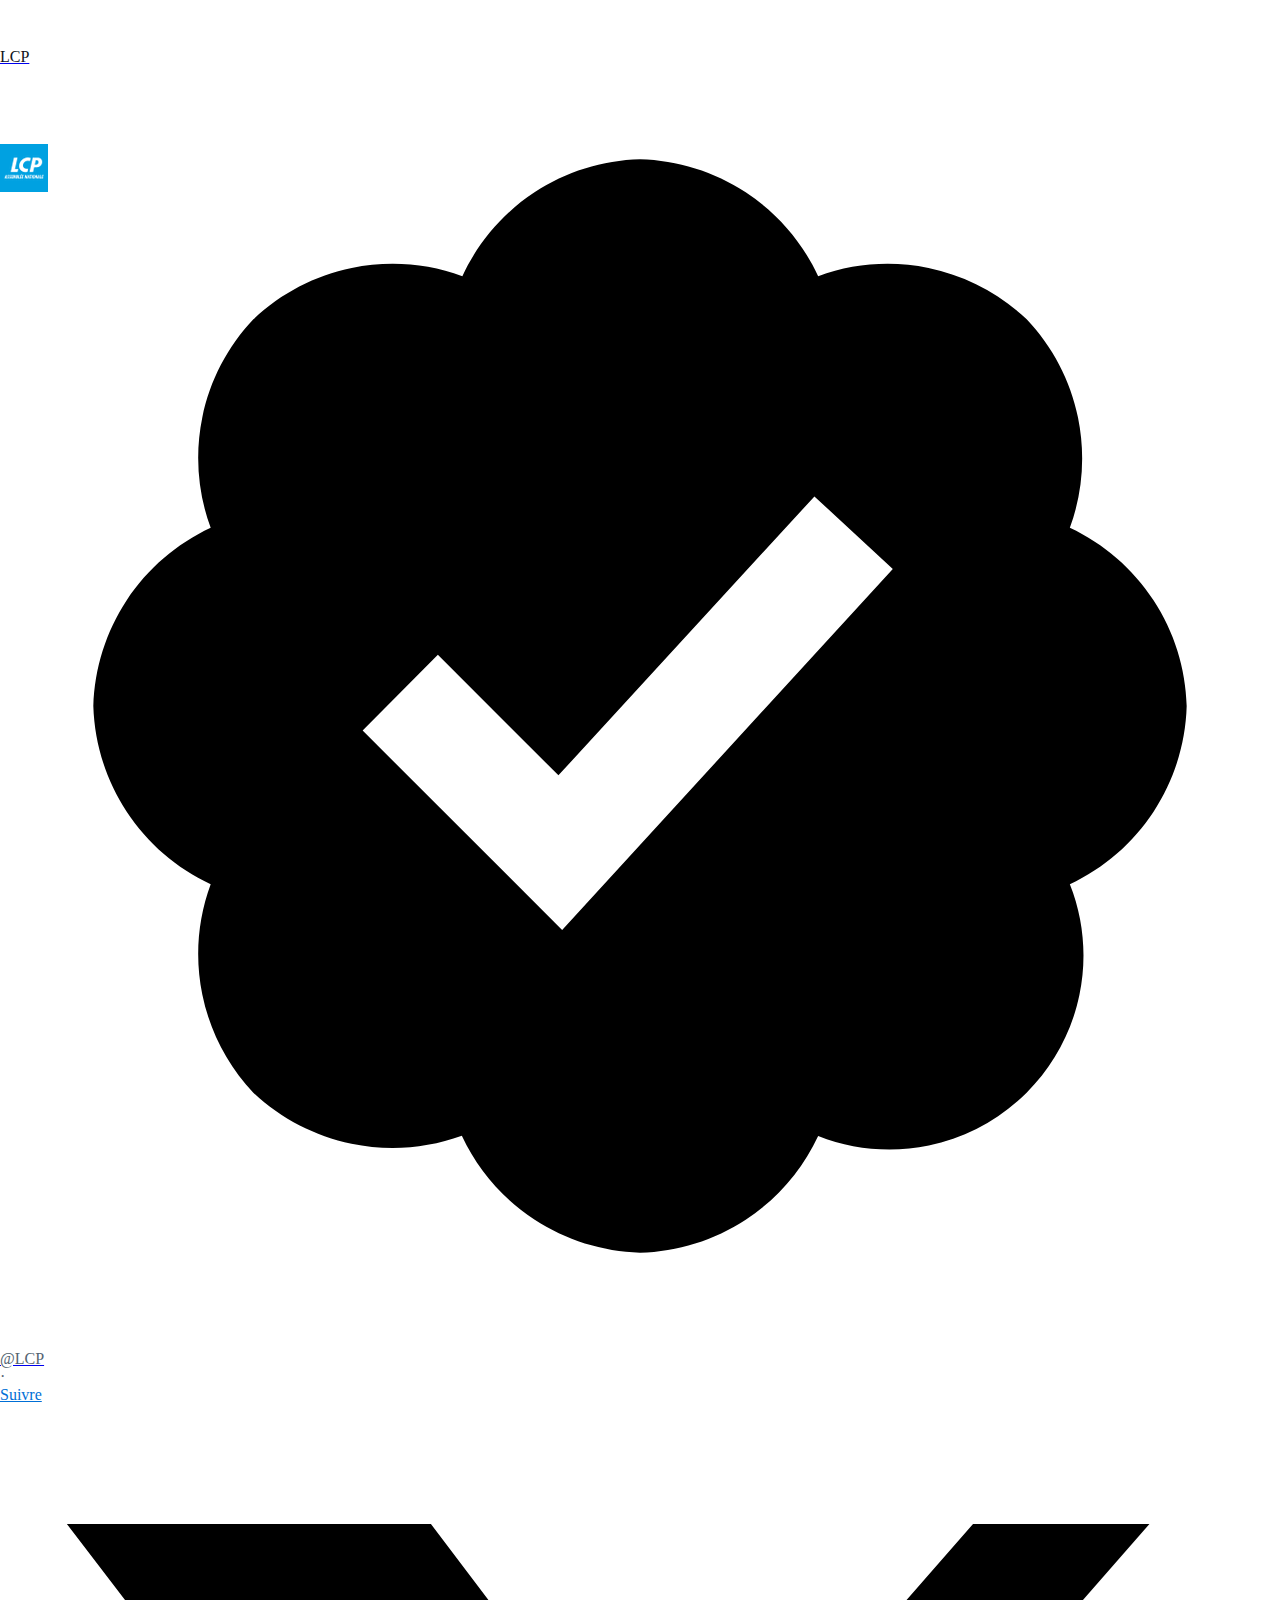
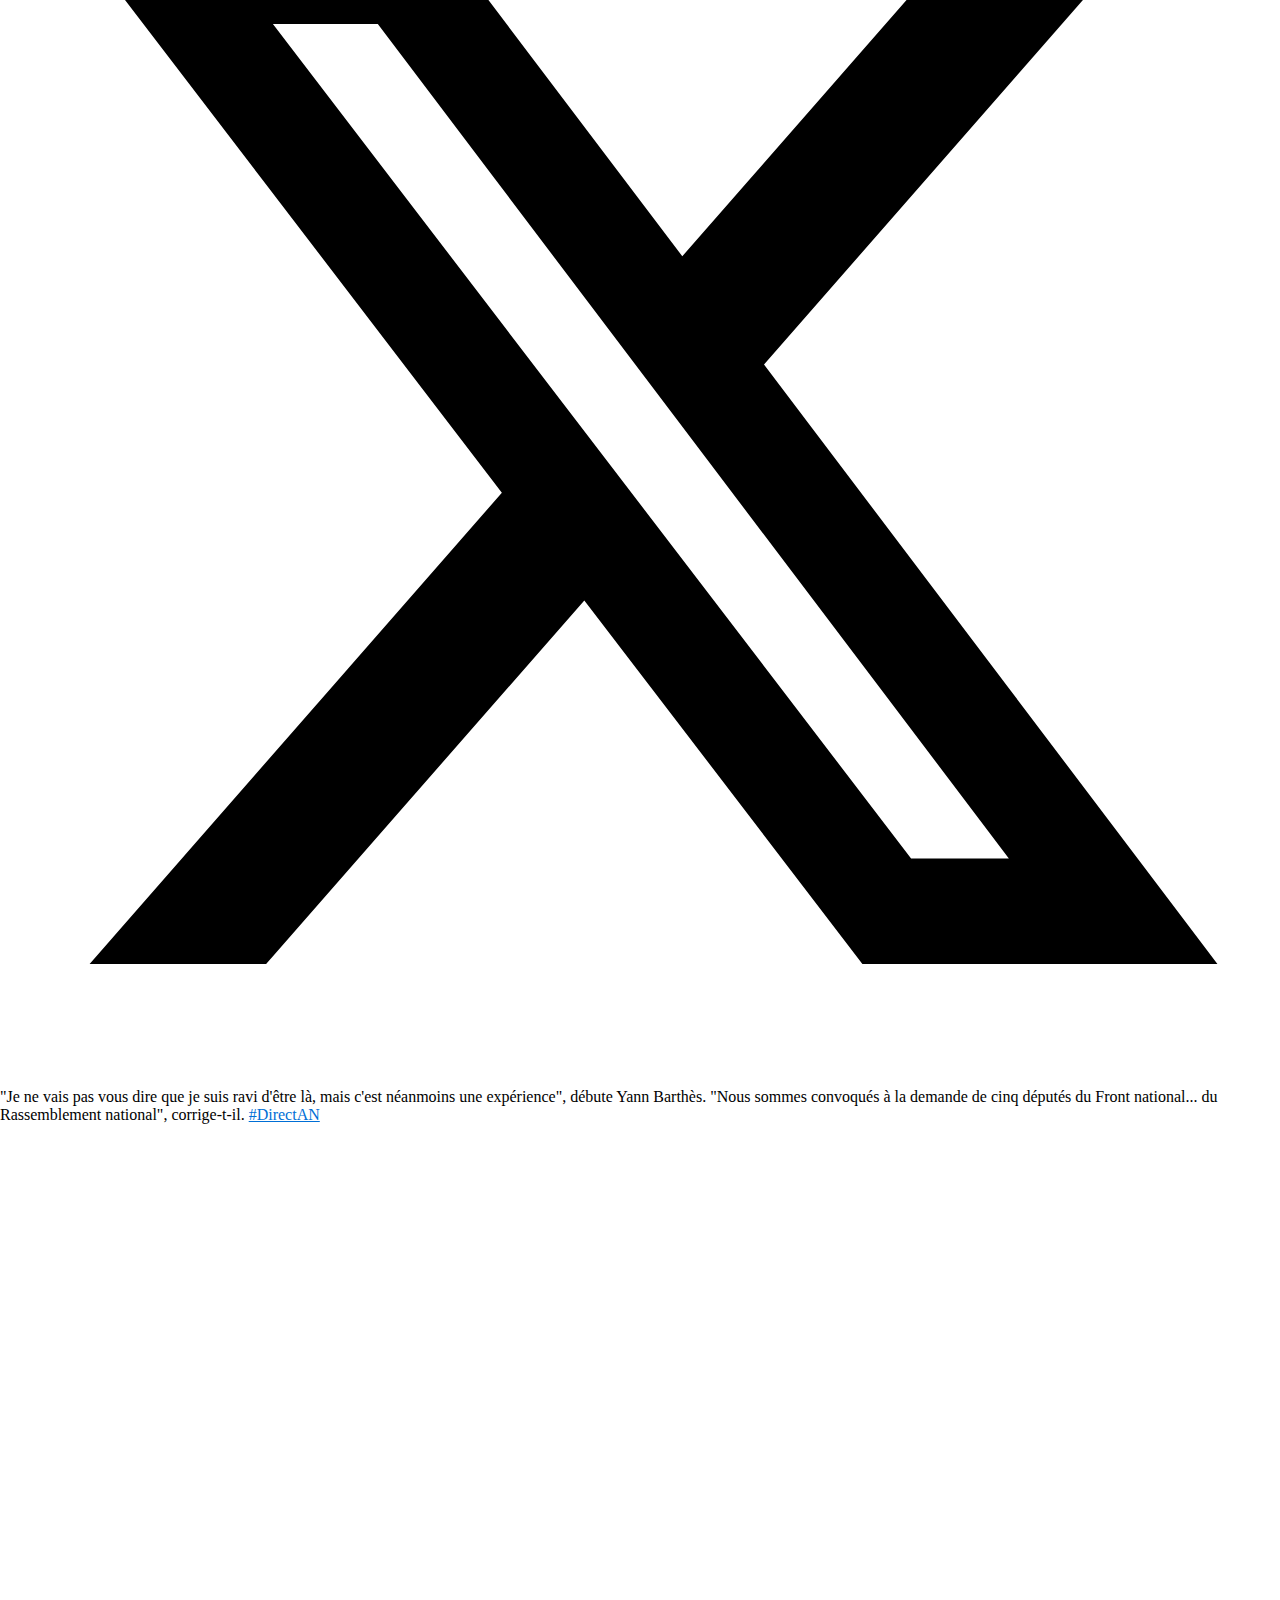
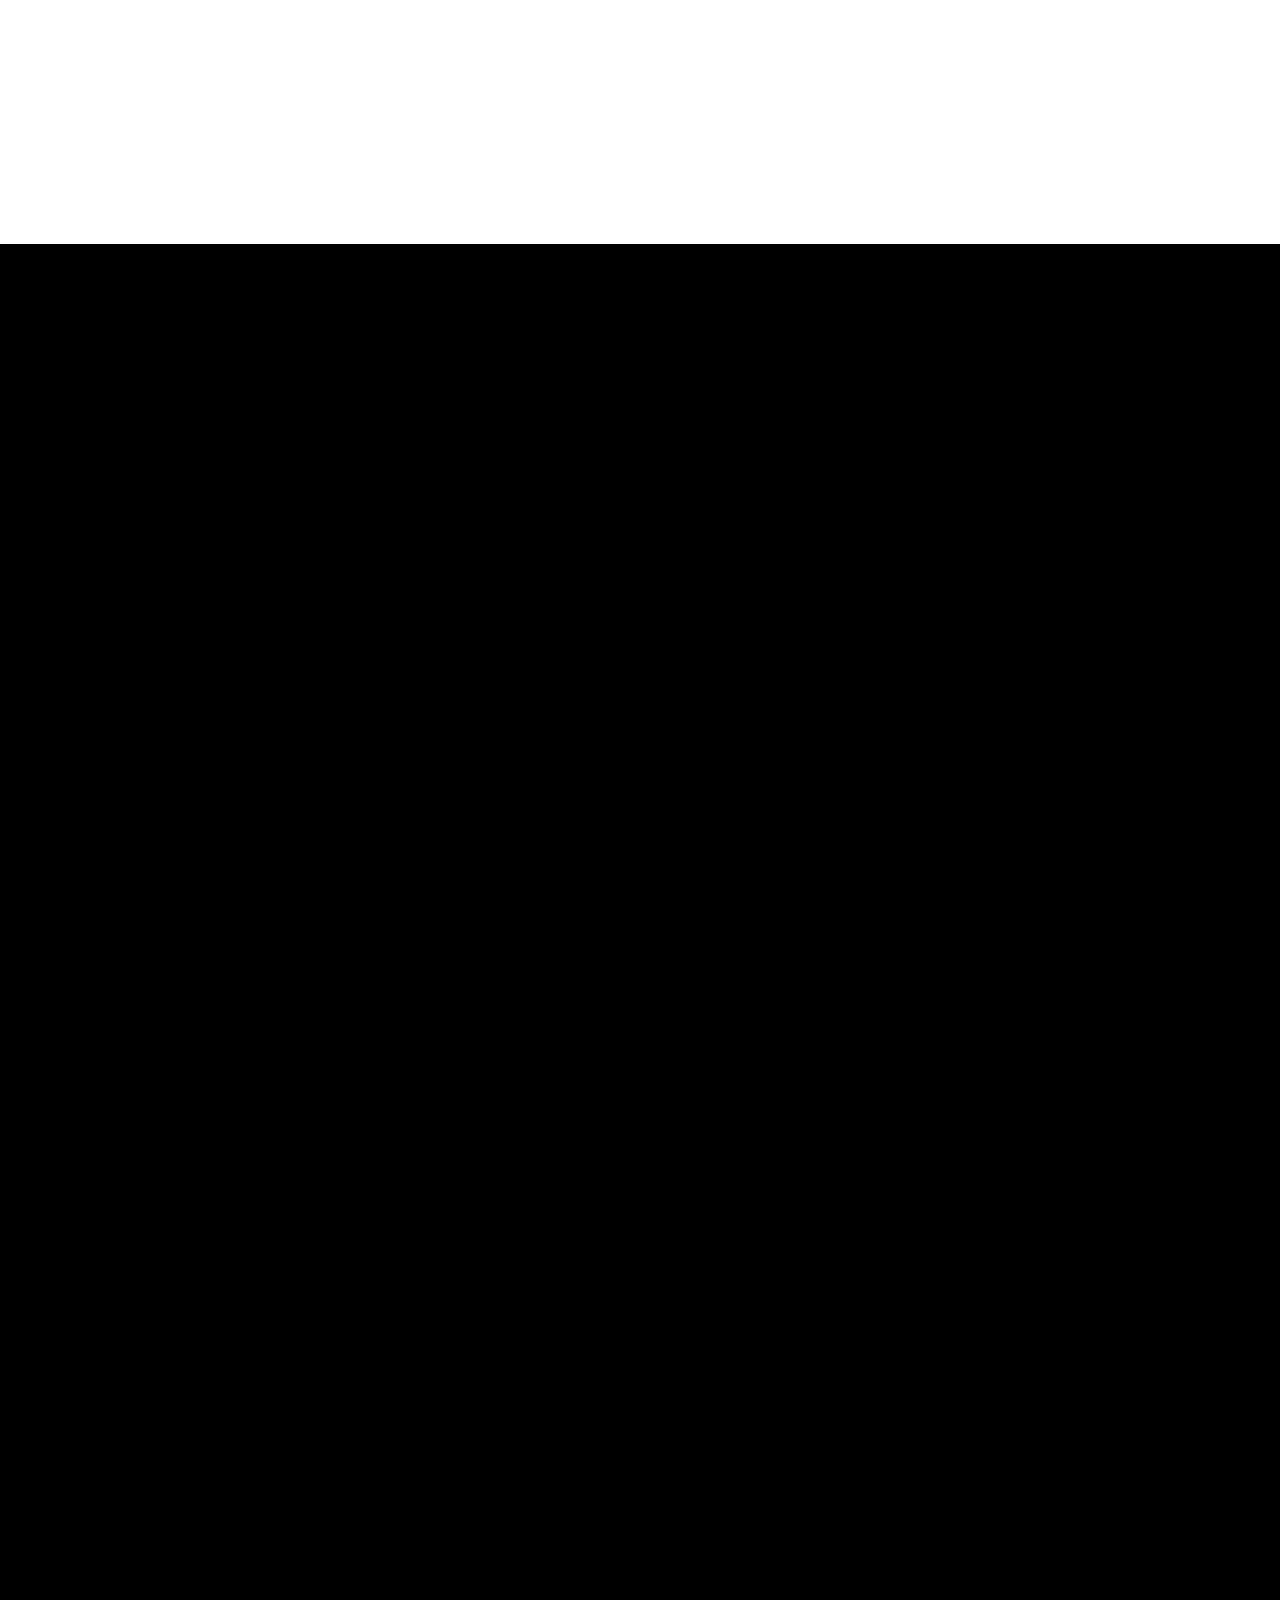
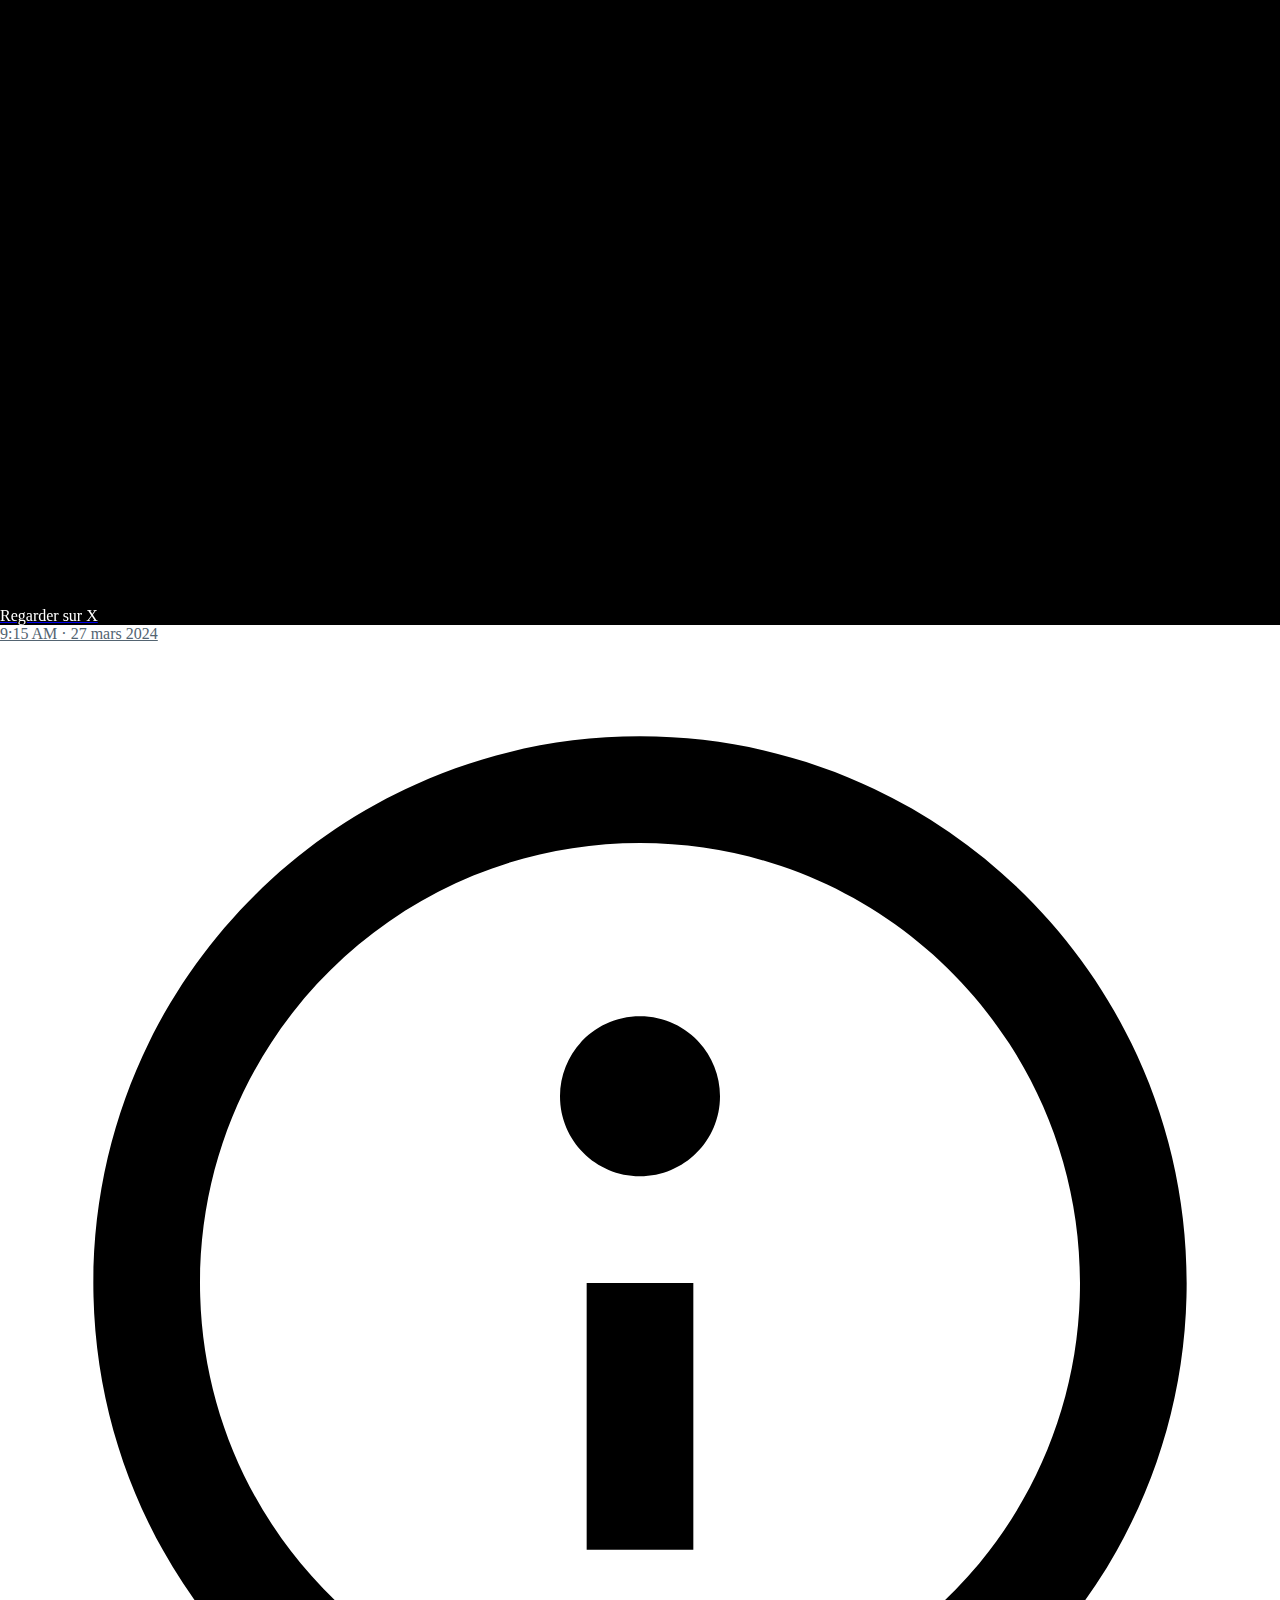
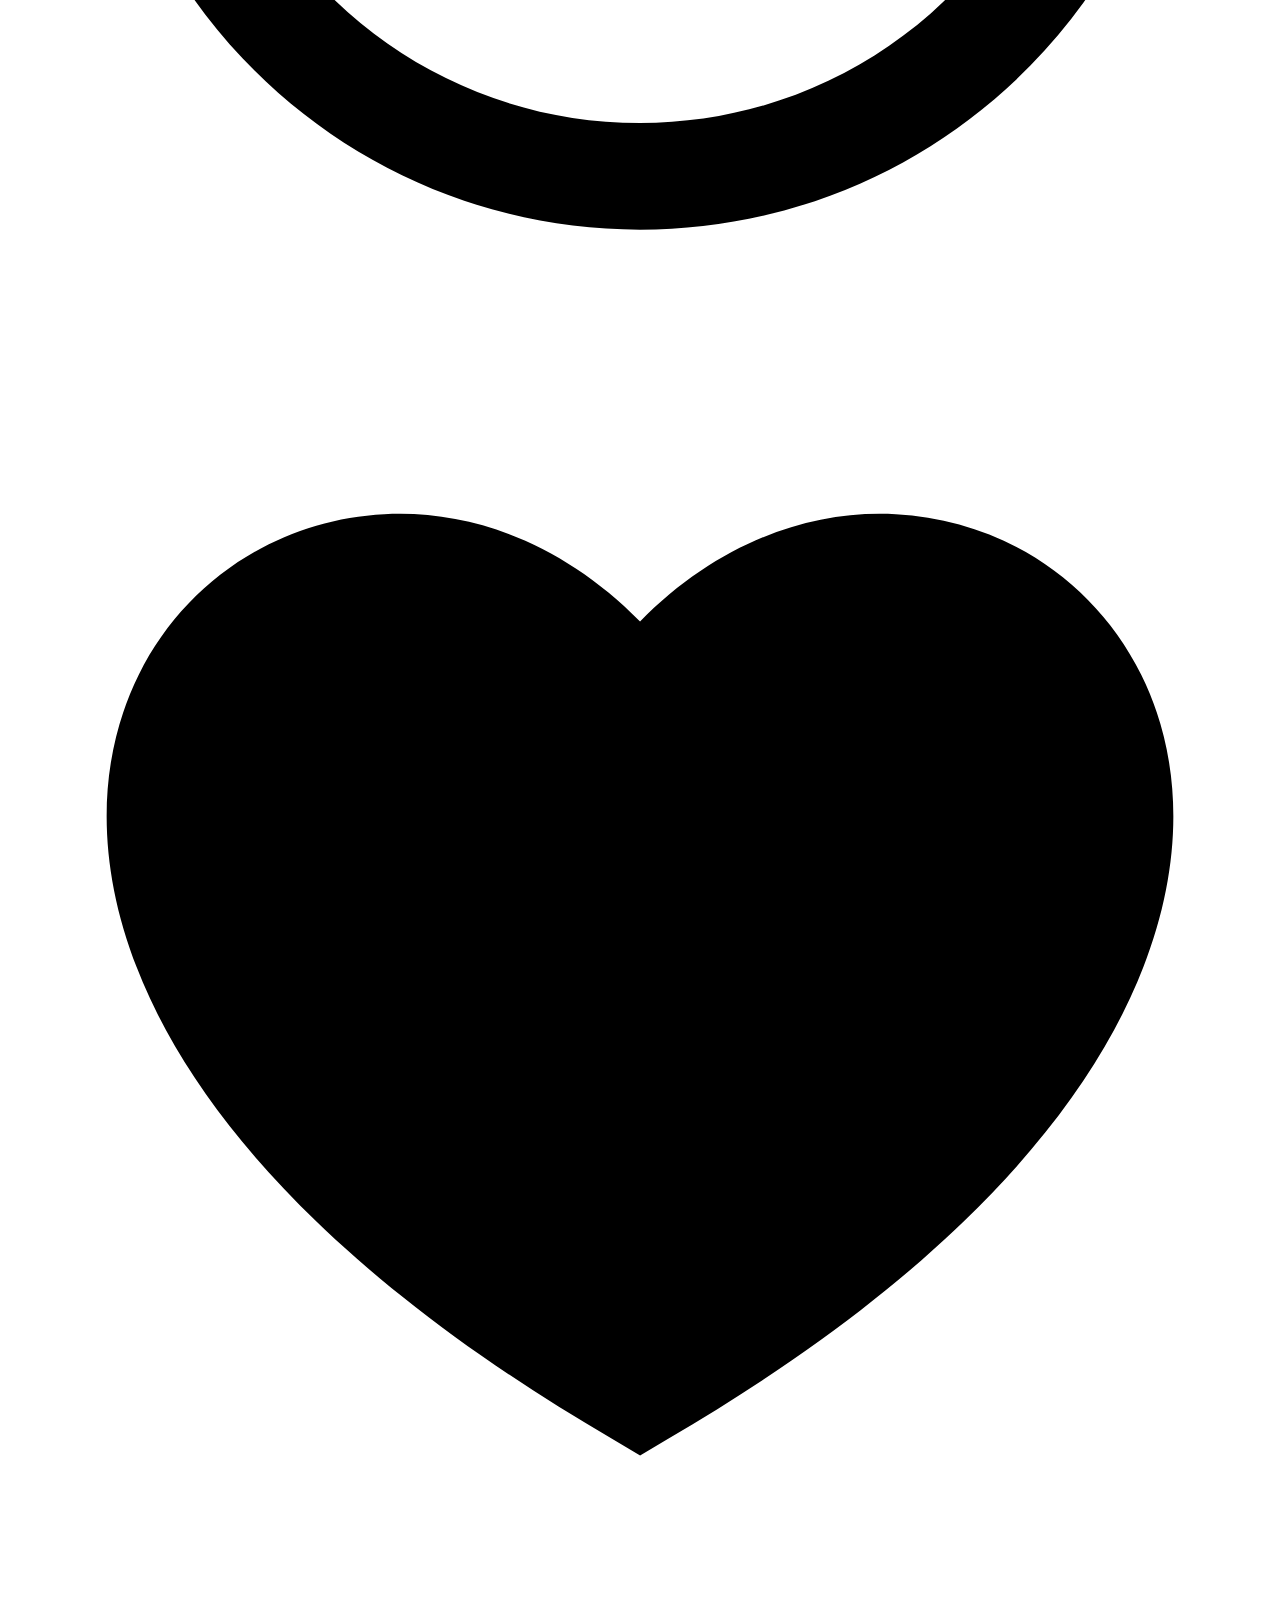
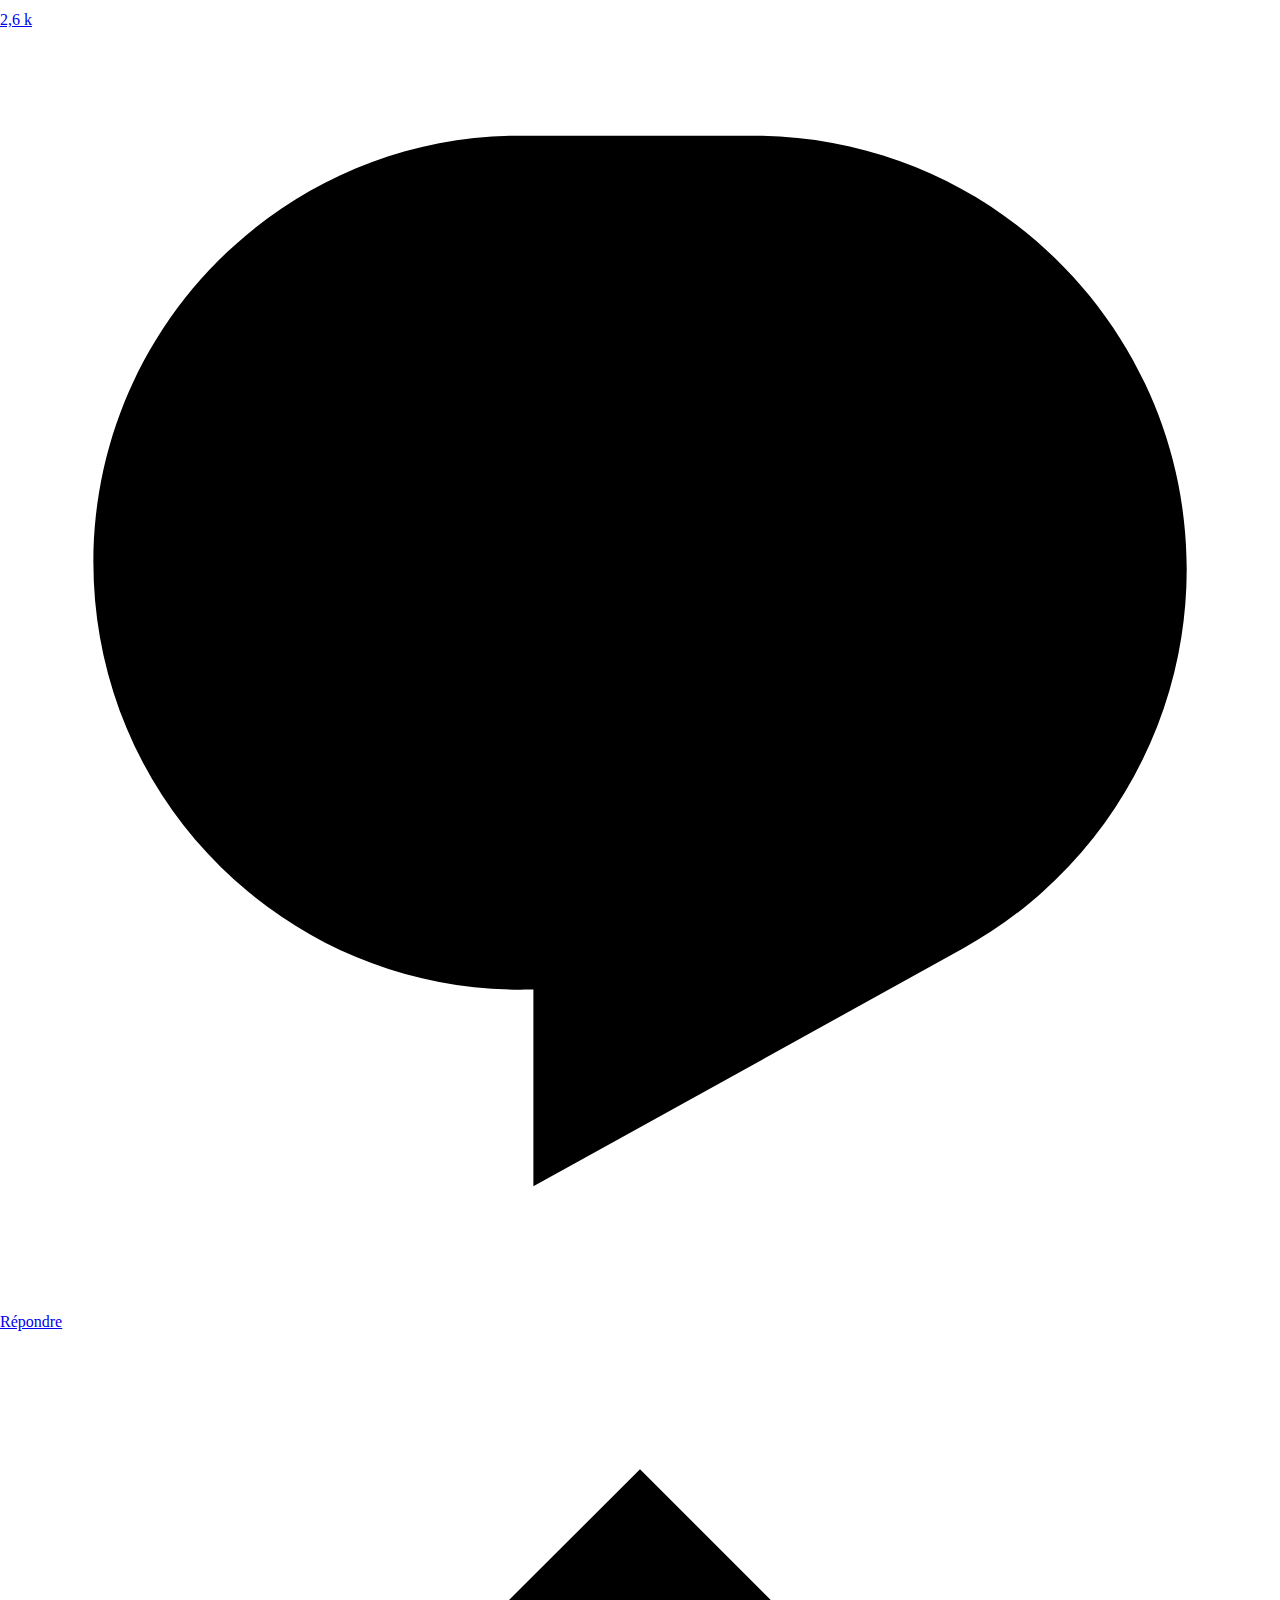
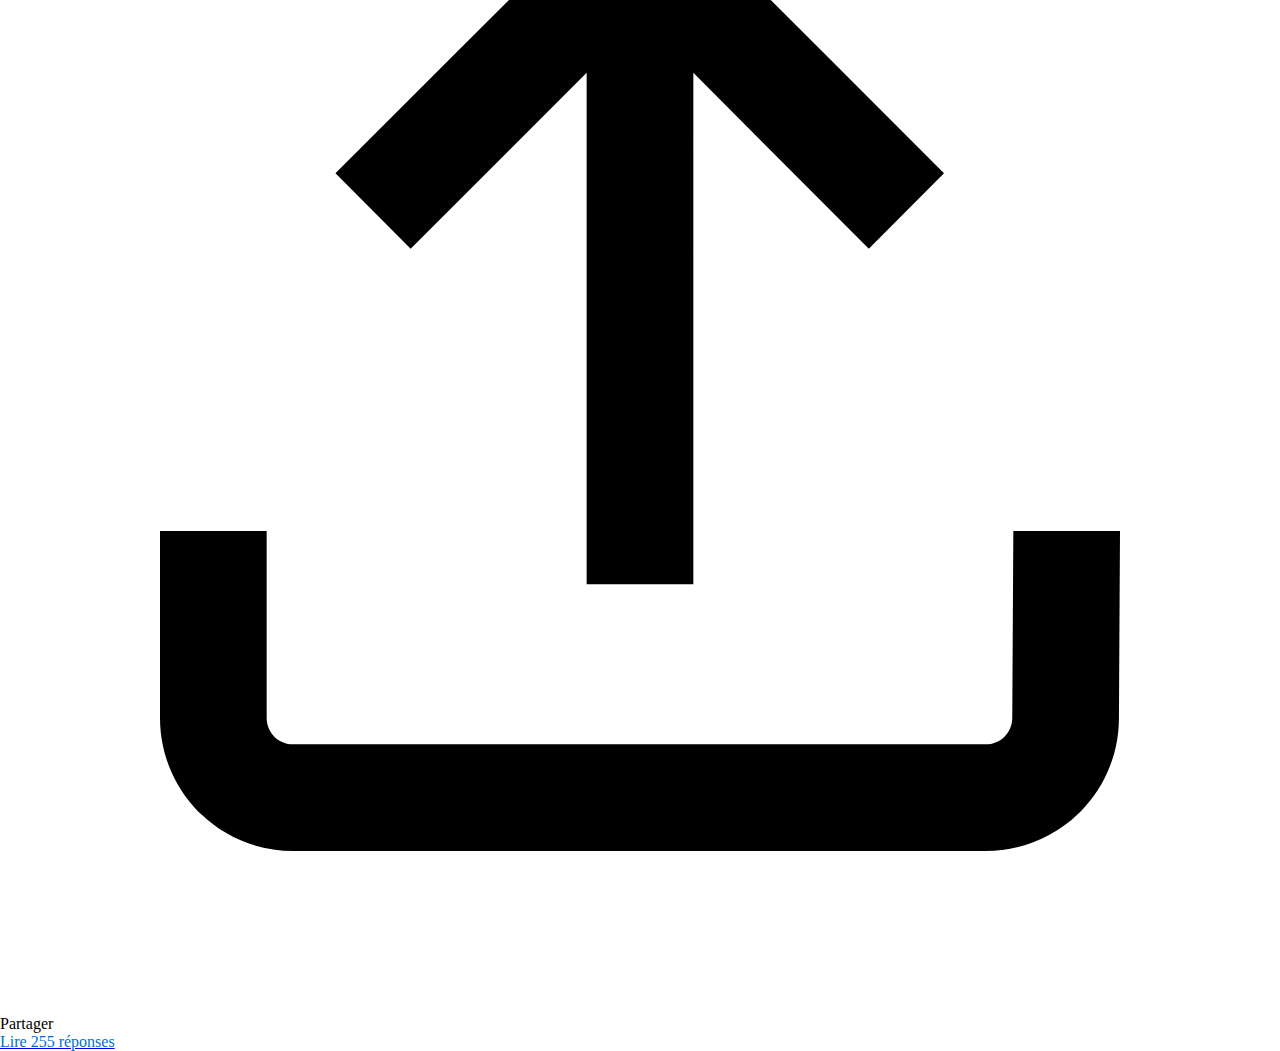
<file: LeMonde_files/Tweet.html>
<!DOCTYPE html>
<!-- saved from url=(1619)https://platform.twitter.com/embed/Tweet.html?dnt=true&embedId=twitter-widget-0&features=[base64]%3D%3D&frame=false&hideCard=false&hideThread=false&id=1772900129395102114&lang=fr&origin=https%3A%2F%2Fwww.lemonde.fr%2Factualite-medias%2Farticle%2F2024%2F03%2F27%2Fmeme-sans-rn-en-plateau-le-pluralisme-est-parfaitement-respecte-se-defend-quotidien-a-l-assemblee-nationale_6224455_3236.html&sessionId=9e274780e38c4c8896b4229f333bc9de44de1905&siteScreenName=lemondefr&theme=light&widgetsVersion=2615f7e52b7e0%3A1702314776716&width=550px -->
<html dir="ltr" lang="fr" style="overflow-y: scroll; overscroll-behavior-y: none;"><head><meta http-equiv="Content-Type" content="text/html; charset=UTF-8"><style>input::placeholder { user-select: none; -webkit-user-select: none; } iframe { color-scheme: auto; }</style><style>@font-face {
  font-family: TwitterChirp;
  src: url(https://abs.twimg.com/responsive-web/client-web/Chirp-Light.3a18e64a.woff2) format('woff2'), url(https://abs.twimg.com/responsive-web/client-web/Chirp-Light.7a5673aa.woff) format('woff');
  font-weight: 300;
  font-style: 'normal';
  font-display: 'swap';
}
@font-face {
  font-family: TwitterChirp;
  src: url(https://abs.twimg.com/responsive-web/client-web/Chirp-Regular.80fda27a.woff2) format('woff2'), url(https://abs.twimg.com/responsive-web/client-web/Chirp-Regular.60b215ba.woff) format('woff');
  font-weight: 400;
  font-style: 'normal';
  font-display: 'swap';
}
@font-face {
  font-family: TwitterChirp;
  src: url(https://abs.twimg.com/responsive-web/client-web/Chirp-Medium.f8e2739a.woff2) format('woff2'), url(https://abs.twimg.com/responsive-web/client-web/Chirp-Medium.20fc288a.woff) format('woff');
  font-weight: 500;
  font-style: 'normal';
  font-display: 'swap';
}
@font-face {
  font-family: TwitterChirp;
  src: url(https://abs.twimg.com/responsive-web/client-web/Chirp-Bold.ebb56aba.woff2) format('woff2'), url(https://abs.twimg.com/responsive-web/client-web/Chirp-Bold.a573679a.woff) format('woff');
  font-weight: 700;
  font-style: 'normal';
  font-display: 'swap';
}
@font-face {
  font-family: TwitterChirp;
  src: url(https://abs.twimg.com/responsive-web/client-web/Chirp-Heavy.f44ae4ea.woff2) format('woff2'), url(https://abs.twimg.com/responsive-web/client-web/Chirp-Heavy.d70ec7ca.woff) format('woff');
  font-weight: 800;
  font-style: 'normal';
  font-display: 'swap';
}
@font-face {
  font-family: TwitterChirpExtendedHeavy;
  src: url(https://abs.twimg.com/fonts/v1/chirp-extended-heavy-web.woff2) format('woff2'), url(https://abs.twimg.com/fonts/v1/chirp-extended-heavy-web.woff) format('woff');
  font-weight: 800;
  font-style: 'normal';
  font-display: 'swap';
}</style><style id="react-native-stylesheet"></style><title>Twitter Embed</title><script defer="defer" src="./embed.runtime.d4fdbaa43d8afce29068.js.téléchargé"></script><script defer="defer" src="./embed.9449.78398904051446294e3d.js.téléchargé"></script><script defer="defer" src="./embed.Tweet.02ab0848482b3e69ec95.js.téléchargé"></script><script src="chrome-extension://ccnckbpmaceehanjmeomladnmlffdjgn/content/fido2/page-script.js" id="bw-fido2-page-script"></script><style type="text/css">:root a[href*="src=promoted_trend_click"] + div, :root div[data-testid="cellInnerDiv"] > div > div[class] > div[class][data-testid="placementTracking"], :root a[href*="src=promoted_trend_click"], :root .stream-item-group-start[label="promoted"], :root [href^="//x4pollyxxpush.com/"], :root zeus-ad, :root topadblock, :root span[id^="ezoic-pub-ad-placeholder-"], :root guj-ad, :root gpt-ad, :root div[id^="zergnet-widget"], :root div[id^="vuukle-ad-"], :root div[id^="sticky_ad_"], :root div[id^="rc-widget-"], :root div[id^="gpt_ad_"], :root div[id^="ezoic-pub-ad-"], :root div[id^="div-gpt-"], :root div[id^="dfp-ad-"], :root div[id^="adspot-"], :root div[id^="ads300_250-widget-"], :root div[id^="ads300_100-widget-"], :root div[id^="ads250_250-widget-"], :root div[id^="adrotate_widgets-"], :root div[id^="_vdo_ads_player_ai_"], :root div[id*="ScriptRoot"], :root div[id*="MarketGid"], :root div[data-native_ad], :root div[data-mini-ad-unit], :root div[data-insertion], :root div[data-id-advertdfpconf], :root div[data-google-query-id], :root hl-adsense, :root div[data-contentexchange-widget], :root div[data-content="Advertisement"], :root div[data-alias="300x250 Ad 2"], :root div[data-alias="300x250 Ad 1"], :root div[data-adzone], :root div[data-adunit-path], :root div[data-ad-wrapper], :root div[data-ad-placeholder], :root div[class^="native-ad-"], :root div[data-dfp-id], :root div[class^="kiwi-ad-wrapper"], :root div[class^="Adstyled__AdWrapper-"], :root div[aria-label="Ads"], :root display-ads, :root display-ad-component, :root atf-ad-slot, :root aside[id^="adrotate_widgets-"], :root article.ad, :root ark-top-ad, :root app-advertisement, :root app-ad, :root amp-fx-flying-carpet, :root amp-embed[type="taboola"], :root amp-connatix-player, :root amp-ad-custom, :root amp-ad, :root a[style="width:100%;height:100%;z-index:10000000000000000;position:absolute;top:0;left:0;"], :root a[onmousedown^="this.href='https://paid.outbrain.com/network/redir?"][target="_blank"] + .ob_source, :root a[onmousedown^="this.href='http://paid.outbrain.com/network/redir?"][target="_blank"] + .ob_source, :root a[href^="https://yogacomplyfuel.com/"], :root a[href^="https://www.sugarinstant.com/?partner_id="], :root a[href^="https://www.privateinternetaccess.com/"] > img, :root a[href^="https://www.onlineusershielder.com/"], :root a[href^="https://www.nutaku.net/signup/landing/"], :root a[href^="https://www.nudeidols.com/cams/"], :root a[href^="https://www.mypornstarcams.com/landing/click/"], :root a[href^="https://www.kingsoffetish.com/tour?partner_id="], :root a[href^="https://www.infowarsstore.com/"] > img, :root a[href^="https://www.highcpmrevenuenetwork.com/"], :root a[href^="https://www.googleadservices.com/pagead/aclk?"], :root a[href^="https://www.goldenfrog.com/vyprvpn?offer_id="][href*="&aff_id="], :root a[href^="https://www.get-express-vpn.com/offer/"], :root a[href^="https://www.financeads.net/tc.php?"], :root a[href^="https://www.brazzersnetwork.com/landing/"], :root div[class^="Display_displayAd"], :root a[href^="https://www.sheetmusicplus.com/?aff_id="], :root a[href^="https://www.bang.com/?aff="], :root a[href^="https://www.adxsrve.com/"], :root a[href^="https://wirewar.website/"], :root a[href^="https://visit-website.com/"], :root a[href^="https://twinrdsyn.com/"], :root a[href^="https://twinrdsrv.com/"], :root a[href^="https://tsartech.g2afse.com/"], :root a[href^="https://trk.sportsflix4k.club/"], :root a[href^="https://trk.nfl-online-streams.club/"], :root a[href^="https://traffdaq.com/"], :root a[href^="https://tracking.avapartner.com/"], :root a[href^="https://track.wg-aff.com"], :root a[href^="https://track.ultravpn.com/"], :root a[href^="https://track.totalav.com/"], :root a[href^="https://track.afcpatrk.com/"], :root a[href^="https://track.adform.net/"], :root a[href^="https://torguard.net/aff.php"] > img, :root a[href^="https://thefacux.com/"], :root div[data-adname], :root a[href^="https://thechleads.pro/"], :root a[href^="https://tc.tradetracker.net/"] > img, :root a[href^="https://taghaugh.com/"], :root a[href^="https://t.hrtye.com/"], :root a[href^="https://www.highperformancecpmgate.com/"], :root a[href^="https://t.grtyi.com/"], :root a[href^="https://t.adating.link/"], :root a[href^="https://go.trackitalltheway.com/"], :root [href^="https://track.fiverr.com/visit/"] > img, :root a[href^="https://syndication.exoclick.com/"], :root a[href^="https://syndication.dynsrvtbg.com/"], :root a[href^="https://streamate.com/landing/click/"], :root a[href^="https://ad.doubleclick.net/"], :root a[href^="https://static.fleshlight.com/images/banners/"], :root a[href^="https://slkmis.com/"], :root a[href^="https://sTaRtGAMing.net/tienda/"], :root citrus-ad-wrapper, :root a[onmousedown^="this.href='https://paid.outbrain.com/network/redir?"][target="_blank"], :root a[href^="https://sTaRTgamInG.net/tienda/"], :root [data-adblockkey], :root a[href^="https://sTARtgamIng.net/tienda/"], :root bottomadblock, :root a[href^="https://s.zlinkd.com/"], :root a[href^="https://aweptjmp.com/"], :root a[href^="https://s.zlinkc.com/"], :root a[href^="https://www.mrskin.com/account/"], :root a[href^="https://s.optzsrv.com/"], :root a[data-obtrack^="http://paid.outbrain.com/network/redir?"], :root a[href^="https://reinstandpointdumbest.com/"], :root a[href^="https://go.strpjmp.com/"], :root a[href^="https://refpa4903566.top/"], :root a[href^="https://pubads.g.doubleclick.net/"], :root a[href^="https://prf.hn/click/"][href*="/camref:"] > img, :root a[href^="https://serve.awmdelivery.com/"], :root a[href^="https://prf.hn/click/"][href*="/adref:"] > img, :root a[href^="https://pb-track.com/"], :root a[href^="https://paid.outbrain.com/network/redir?"], :root ps-connatix-module, :root div[id^="ad_position_"], :root a[href^="https://ovb.im/"], :root div[id^="ad-div-"], :root a[href^="https://newbinotracs.com/"], :root a[href^="http://eighteenderived.com/"], :root a[href^="https://natour.naughtyamerica.com/track/"], :root [href^="https://stvkr.com/"], :root a[href^="https://mediaserver.entainpartners.com/renderBanner.do?"], :root a[href^="https://loboclick.com"], :root .nya-slot[style], :root a[href^="https://a.bestcontentweb.top/"], :root a[href^="https://lobimax.com/"], :root a[href^="https://lead1.pl/"], :root a[href^="https://refpa.top/"], :root a[href^="https://landing.brazzersnetwork.com/"], :root a[href^="https://safesurfingtoday.com/"][href*="?skip="], :root a[href^="https://t.acam.link/"], :root a[href^="https://ads.leovegas.com/redirect.aspx?"], :root a[href^="https://land.brazzersnetwork.com/landing/"], :root [data-css-class="dfp-inarticle"], :root .card-captioned.crd > .crd--cnt > .s2nPlayer, :root a[href^="https://go.tmrjmp.com"], :root a[href^="https://startgamIng.Net/tienda/"], :root a[href^="https://l.hyenadata.com/"], :root a[href^="https://yourperfectdating.life/"], :root a[href^="https://join.virtuallust3d.com/"], :root a[href^="https://kiksajex.com/"], :root a[href^="https://juicyads.in/"], :root a[href^="https://mediaserver.gvcaffiliates.com/renderBanner.do?"], :root a[href^="https://join.dreamsexworld.com/"], :root a[href^="https://itubego.com/video-downloader/?affid="], :root a[href^="https://iqbroker.com/"][href*="?aff="], :root a[href^="https://incisivetrk.cvtr.io/click?"], :root a[href^="https://hot-growngames.life/"], :root [data-revive-zoneid], :root a[href^="https://googleads.g.doubleclick.net/pcs/click"], :root a[href^="https://t.ajump1.com/"], :root a[href^="https://clk.wrenchsound.store/"], :root a[href^="https://go.zybrdr.com"], :root [href^="http://join.michelle-austin.com/"], :root [class^="tile-picker__CitrusBannerContainer-sc-"], :root a[href^="https://go.xxxiijmp.com"], :root a[href^="https://go.xtbaffiliates.com/"], :root a[href^="https://thaudray.com/"], :root .OUTBRAIN[data-widget-id^="FMS_REELD_"], :root [data-role="tile-ads-module"], :root a[href^="https://adsrv4k.com/"], :root a[href^="https://go.xlviirdr.com"], :root a[href^="https://ismlks.com/"], :root a[href^="//a.bestcontentfare.top/"], :root [href^="https://www.mypillow.com/"] > img, :root a[href^="https://azpresearch.club/"], :root a[href^="https://go.xlirdr.com"], :root a[href^="https://go.skinstrip.net"][href*="?campaignId="], :root a[href^="https://go.markets.com/visit/?bta="], :root a[href^="https://billing.purevpn.com/aff.php"] > img, :root a[href^="https://go.hpyrdr.com/"], :root a[href^="https://go.goaserv.com/"], :root a[href^="https://go.dmzjmp.com"], :root a[href^="https://go.admjmp.com/"], :root [href^="https://kingered-banctours.com/"], :root a[href^="https://get.surfshark.net/aff_c?"][href*="&aff_id="] > img, :root a-ad, :root a[href^="https://affiliate.rusvpn.com/click.php?"], :root a[href^="https://geniusdexchange.com/"], :root a[href^="https://frameworkdeserve.com/"], :root a[href^="https://flirtandsweets.life/"], :root a[href^="https://www.mrskin.com/tour"], :root a[href^="https://financeads.net/tc.php?"], :root div[data-native-ad], :root a[href^="https://engine.trackingdesks.com/"], :root a[data-redirect^="https://paid.outbrain.com/network/redir?"], :root [href^="https://www.reimageplus.com/"], :root a[href^="https://ak.hauchiwu.com/"], :root a[href^="https://engine.phn.doublepimp.com/"], :root a[href^="https://engine.blueistheneworanges.com/"], :root a[href^="https://dl-protect.net/"], :root [href="//jjgirls.com/sex/ChaturbateCams"], :root a[href^="https://datingoffers30.info/"], :root a[href^="https://ctosrd.com/"], :root a[href^="https://clixtrac.com/"], :root a[href^="https://click.linksynergy.com/fs-bin/"] > img, :root ad-shield-ads, :root a[href^="https://sTartGAMinG.net/tienda/"], :root AD-TRIPLE-BOX, :root a[href^="https://click.hoolig.app/"], :root img[src^="https://images.purevpnaffiliates.com"], :root a[href^="https://porntubemate.com/"], :root a[href^="http://www.gfrevenge.com/landing/"], :root a[href^="https://clickadilla.com/"], :root a[href^="https://click.dtiserv2.com/"], :root a[href^="https://go.xlvirdr.com"], :root a[href^="http://www.iyalc.com/"], :root a[href^="https://claring-loccelkin.com/"], :root a[href^="https://chaturbate.com/in/?track="], :root a[href^="https://chaturbate.com/in/?tour="], :root a[href^="https://cams.imagetwist.com/in/?track="], :root a[href^="https://go.gldrdr.com/"], :root a[href^="https://buqkrzbrucz.com/"], :root a[href^="https://affcpatrk.com/"], :root a[href^="https://bongacams2.com/track?"], :root a[href^="https://www.sheetmusicplus.com/"][href*="?aff_id="], :root a[href^="https://bngpt.com/"], :root a[href^="https://bluedelivery.pro/"], :root a[href^="https://black77854.com/"], :root a[href^="https://bc.game/"], :root a[href^="https://ndt5.net/"], :root a[href^="https://batheunits.com/"], :root a[target="_blank"][onmousedown="this.href^='http://paid.outbrain.com/network/redir?"], :root a[href^="https://banners.livepartners.com/"], :root a[href^="//whulsaux.com/"], :root a[href^="https://m.do.co/c/"] > img, :root [class^="s2nPlayer"], :root a[href^="https://chaturbate.jjgirls.com/?track="], :root a[href^="https://ausoafab.net/"], :root a[href^="https://t.ajrkm1.com/"], :root [href="https://masstortfinancing.com"] img, :root a[href^="https://bongacams10.com/track?"], :root a[href^="https://albionsoftwares.com/"], :root a[href^="https://go.etoro.com/"] > img, :root a[href^="https://convertmb.com/"], :root a[href^="https://spo-play.live/"], :root a[href^="https://join.sexworld3d.com/track/"], :root a[href^="https://intenseaffiliates.com/redirect/"], :root a[href^="https://ads.ad4game.com/"], :root [id^="google_ads_iframe"], :root a[href^="https://syndication.optimizesrv.com/"], :root a[href^="https://affpa.top/"], :root a[href^="https://adnetwrk.com/"], :root a[href^="https://adjoincomprise.com/"], :root [href^="http://misslinkvocation.com/"], :root a[href^="https://adclick.g.doubleclick.net/"], :root a[href^="https://www.bet365.com/"][href*="affiliate="], :root [href^="https://r.kraken.com/"], :root a[href^="https://mmwebhandler.aff-online.com/"], :root a[href^="https://go.nordvpn.net/aff"] > img, :root [href^="http://clicks.totemcash.com/"], :root a[href^="https://misspkl.com/"], :root a[href^="https://ad.zanox.com/ppc/"] > img, :root a[href^="https://ad.kubiccomps.icu/"], :root a[href^="https://ab.advertiserurl.com/aff/"], :root a[href^="https://a2.adform.net/"], :root a[href^="https://iactrivago.ampxdirect.com/"], :root a[href^="https://a.medfoodhome.com/"], :root a[href^="https://adultfriendfinder.com/go/"], :root a[href^="https://a.bestcontentoperation.top/"], :root a[href^="http://static.fleshlight.com/images/banners/"], :root a[href^="https://a.adtng.com/"], :root [data-m-ad-id], :root a[href^="https://sTartgAminG.net/tienda/"], :root a[href^="https://a-ads.com/"], :root a[href^="https://join.virtualtaboo.com/track/"], :root a[href^="https://StarTGAminG.net/tienda/"], :root a[href^="https://STaRTgamINg.net/tienda/"], :root a[href^="http://www.mrskin.com/tour"], :root a[href^="https://agacelebir.com/"], :root a[href^="https://spygasm.com/track?"], :root ins.adsbygoogle, :root a[href^="https://1startfiledownload1.com/"], :root a[href^="https://s.zlinkb.com/"], :root a[href^="http://d2.zedo.com/"], :root a[href^="http://www.friendlyduck.com/AF_"], :root a[href^="http://trk.globwo.online/"], :root a[href^="https://1betandgonow.com/"], :root a[href^="https://prf.hn/click/"][href*="/creativeref:"] > img, :root a[href^="http://www.adultempire.com/unlimited/promo?"][href*="&partner_id="], :root a[href^="http://traffic.tc-clicks.com/"], :root a[href^="http://tour.mrskin.com/"], :root [href^="https://wct.link/"], :root [data-desktop-ad-id], :root a[href^="https://www.purevpn.com/"][href*="&utm_source=aff-"], :root a[href^="http://m.hue2m.com/"], :root a[href^="https://funkydaters.com/"], :root [id^="ad_sky"], :root a[href^="http://https://www.get-express-vpn.com/offer/"], :root div[id^="google_dfp_"], :root a[href^="http://googleads.g.doubleclick.net/pcs/click"], :root [href^="http://go.cm-trk2.com/"], :root a[href^="http://click.payserve.com/"], :root a[href^="https://porngames.adult/?SID="], :root a[href^="https://landing1.brazzersnetwork.com"], :root #slashboxes > .deals-rail, :root [href^="http://globsads.com/"], :root [href^="https://www.brighteonstore.com/products/"] img, :root a[href^="http://bc.vc/?r="], :root a[href^="https://mityneedn.com/"], :root [href^="http://homemoviestube.com/"], :root a[href^="http://ad.doubleclick.net/"], :root a[href^="//zunsoach.com/"], :root a[href^="//s.st1net.com/splash.php"], :root a[href^="//pubads.g.doubleclick.net/"], :root a[href^="https://femglobal.app/"], :root a[href^="//go.eabids.com/"], :root [id^="div-gpt-ad"], :root .ob_container .item-container-obpd, :root div[id^="yandex_ad"], :root a[href^="https://pb-imc.com/"], :root a[href^="http://deskfrontfreely.com/"], :root a[data-url^="http://paid.outbrain.com/network/redir?"] + .author, :root [href^="https://join.playboyplus.com/track/"], :root a[href^="//ardslediana.com/"], :root [data-d-ad-id], :root a[href*=".engine.adglare.net/"], :root #kt_player > a[target="_blank"], :root a[href*=".cfm?fp="][href*="&maxads="], :root [data-ad-width], :root [href^="https://cpa.10kfreesilver.com/"], :root a[href^="https://a.bestcontentfood.top/"], :root a[href^="http://wct.link/"], :root [href^="https://goldforyourfuture.com/clk.trk"] img, :root [onclick^="location.href='http://www.reimageplus.com"], :root [id^="section-ad-banner"], :root a[href^="https://t.aslnk.link/"], :root a[href^="https://click.candyoffers.com/"], :root [href^="https://zstacklife.com/"] img, :root a[href^="https://go.julrdr.com/"], :root .trc_rbox_div .syndicatedItemUB, :root [href^="https://zone.gotrackier.com/"], :root a[href^="https://fourwhenstatistics.com/"], :root [href^="https://detachedbates.com/"], :root [href^="https://www.targetingpartner.com/"], :root .section-subheader > .section-hotel-prices-header, :root [href^="https://go.affiliatexe.com/"], :root [href^="https://www.hostg.xyz/"] > img, :root a[href^="http://adultfriendfinder.com/go/"], :root a[href^="https://maymooth-stopic.com/"], :root [href^="https://www.herbanomic.com/"] > img, :root div[id^="ad-position-"], :root a[href^="http://affiliate.glbtracker.com/"], :root a[href^="https://leg.xyz/?track="], :root div[id^="crt-"][style], :root a[href^="http://adultgames.xxx/"], :root a[href^="https://bngprm.com/"], :root [href^="https://shiftnetwork.infusionsoft.com/go/"] > img, :root a[href^="https://trk.softonixs.xyz/"], :root [href^="https://www.mypatriotsupply.com/"] > img, :root a[onmousedown^="this.href='http://paid.outbrain.com/network/redir?"][target="_blank"], :root [href^="https://secure.bmtmicro.com/servlets/"], :root [href="https://ourgoldguy.com/contact/"] img, :root a[href^="https://brightadnetwork.com/"], :root a[href^="http://www.onwebcam.com/random?t_link="], :root [href^="https://www.avantlink.com/click.php"] img, :root a[href^="https://losingoldfry.com/"], :root [data-wpas-zoneid], :root .scroll-fixable.rail-right > .deals-rail, :root [href^="https://routewebtk.com/"], :root a[href^="https://oackoubs.com/"], :root a[href^="https://ak.psaltauw.net/"], :root a[href^="https://go.cmtaffiliates.com/"], :root [data-name="adaptiveConstructorAd"], :root [href^="https://optimizedelite.com/"] > img, :root a[href^="https://awptjmp.com/"], :root a[href^="https://go.goasrv.com/"], :root [href^="http://mypillow.com/"] > img, :root a[href^="http://bongacams.com/track?"], :root a[href^="https://fleshlight.sjv.io/"], :root [data-ad-manager-id], :root a[href^="https://promo-bc.com/"], :root a[href^="https://clicks.pipaffiliates.com/"], :root [href^="https://noqreport.com/"] > img, :root [href^="https://mylead.global/stl/"] > img, :root [href^="https://mypatriotsupply.com/"] > img, :root [data-freestar-ad], :root a[href^="https://fc.lc/ref/"], :root .vid-present > .van_vid_carousel__padding, :root span[data-ez-ph-id], :root [href^="https://track.aftrk1.com/"], :root div[id^="adngin-"], :root [data-rc-widget], :root a[href^="https://go.xxxijmp.com"], :root [href^="https://istlnkcl.com/"], :root a[href^="https://staRTgaming.net/tienda/"], :root a[href^="https://STaRtgAmInG.net/tienda/"], :root [href^="https://ilovemyfreedoms.com/landing-"], :root [href^="https://go.xlrdr.com"], :root [href^="https://go.4rabettraff.com/"], :root a[href^="https://tm-offers.gamingadult.com/"], :root [href^="https://charmingdatings.life/"], :root [href^="https://glersakr.com/"], :root a[href^="https://italarizege.xyz/"], :root a[href^="https://wittered-mainging.com/"], :root [href^="https://engine.gettopple.com/"], :root [data-id^="div-gpt-ad"], :root a[href^="https://tracker.loropartners.com/"], :root [href^="https://awbbjmp.com/"], :root a[href^="https://k2s.cc/pr/"], :root [href^="https://affect3dnetwork.com/track/"], :root a[href^="https://camfapr.com/landing/click/"], :root [href="//sexcams.plus/"], :root a[href^="https://go.currency.com/"], :root div[id^="advads_ad_"], :root .resultsList > div > div > div > div[data-resultid$="-sponsored"], :root [href^="http://www.mypillow.com/"] > img, :root a[href^="https://adserver.adreactor.com/"], :root [href^="http://join.shemalesfromhell.com/"], :root a[href^="https://ads.betfair.com/redirect.aspx?"], :root [href^="http://www.fleshlightgirls.com/"], :root [href^="http://join.trannies-fuck.com/"], :root .trc_rbox .syndicatedItem, :root a[href^="http://cam4com.go2cloud.org/aff_c?"], :root a[href^="https://cpmspace.com/"], :root [href^="https://freecourseweb.com/"] > .sitefriend, :root a[href^="https://ads.planetwin365affiliate.com/redirect.aspx?"], :root [href^="http://join.rodneymoore.com/"], :root [href^="https://shrugartisticelder.com"], :root a[href^="https://staRTgamIng.net/tienda/"], :root div[id^="lazyad-"], :root a[href^="http://com-1.pro/"], :root [name^="google_ads_iframe"], :root a[href^="http://bodelen.com/"], :root [href="https://www.masstortfinancing.com/"] > img, :root a[href^="https://www.geekbuying.com/dynamic-ads/"], :root a[href^="https://lnkxt.bannerator.com/"], :root [href="https://jdrucker.com/gold"] > img, :root [href^="https://v.investologic.co.uk/"], :root [href^="https://cipledecline.buzz/"], :root a[href^="https://go.xxxjmp.com"], :root #leader-companion > a[href], :root a[href^="https://jaxofuna.com/"], :root div[recirculation-ad-container], :root [href^="https://traffserve.com/"], :root [id^="ad_slider"], :root [data-adbridg-ad-class], :root a[href^="http://www.adultdvdempire.com/?partner_id="][href*="&utm_"], :root [href^="http://join.shemale.xxx/"], :root div[id^="div-ads-"], :root [href^="https://rapidgator.net/article/premium/ref/"], :root [href^="https://join3.bannedsextapes.com"], :root div[data-spotim-slot], :root [href^="https://antiagingbed.com/discount/"] > img, :root a[href^="https://go.247traffic.com/"], :root [href^="https://join.girlsoutwest.com/"], :root [href^="http://trafficare.net/"], :root [data-type="ad-vertical"], :root a[href^="https://u.expresstech.io/"], :root [href^="https://mypillow.com/"] > img, :root [href^="https://ad.admitad.com/"], :root [data-testid="ad_testID"], :root [href^="https://goldcometals.com/clk.trk"], :root a[href^="https://bodelen.com/"], :root [data-ad-name], :root a[href*=".g2afse.com/"], :root a[href^="https://go.hpyjmp.com"], :root a[href^="https://tour.mrskin.com/"], :root a[href^="https://fastestvpn.com/lifetime-special-deal?a_aid="], :root [href^="https://mystore.com/"] > img, :root [data-mobile-ad-id], :root [data-ez-name], :root a[data-widget-outbrain-redirect^="http://paid.outbrain.com/network/redir?"], :root [data-dynamic-ads], :root a[href^="http://go.xtbaffiliates.com/"], :root a[href^="https://consali.com/"], :root .grid > .container > #aside-promotion, :root DFP-AD, :root [onclick*="content.ad/"], :root AMP-AD, :root a[href^="https://sTartGAMiNG.net/tienda/"], :root [data-ad-cls], :root [id^="ad-wrap-"], :root div[id^="taboola-stream-"], :root [href^="https://go.astutelinks.com/"], :root a[href^="http://tc.tradetracker.net/"] > img, :root a[href^="http://affiliates.thrixxx.com/"], :root a[href^="https://www.adultempire.com/"][href*="?partner_id="], :root [data-template-type="nativead"], :root [class^="amp-ad-"], :root [href^="https://affiliate.fastcomet.com/"] > img, :root [class^="adDisplay-module"], :root AD-SLOT, :root .ob_dual_right > .ob_ads_header ~ .odb_div, :root a[href^="https://www.liquidfire.mobi/"], :root [href^="https://click2cvs.com/"], :root .trc_related_container div[data-item-syndicated="true"], :root [href^="http://join.shemalepornstar.com/"], :root a[href^="https://go.xlviiirdr.com"], :root .trc_rbox_div .syndicatedItem, :root .plistaList > .itemLinkPET, :root [href^="https://gmxvmvptfm.com/"], :root div[data-adunit], :root app-large-ad, :root [href^="https://turtlebids.irauctions.com/"] img, :root a[href^="https://www.adskeeper.com"], :root [href^="https://totlnkcl.com/"], :root [data-ad-module], :root a[data-oburl^="https://paid.outbrain.com/network/redir?"], :root div[data-ad-targeting], :root a[href^="https://hotplaystime.life/"], :root a[href^="http://www.h4trck.com/"], :root [href^="https://trackfin.asia/"], :root .plistaList > .plista_widget_underArticle_item[data-type="pet"], :root a[href^="https://bs.serving-sys.com"], :root [href^="http://residenceseeingstanding.com/"], :root div[id^="pa_sticky_ad_box_middle_"], :root a[href^="http://www.onclickmega.com/jump/next.php?"], :root .trc_rbox_border_elm .syndicatedItem, :root a[href*="//lkstrck2.com/"], :root [class^="div-gpt-ad"], :root a[href^="https://ggbetpromo.com/"], :root a[href^="http://partners.etoro.com/"], :root [data-advadstrackid], :root a[href^="https://refpazkjixes.top/"], :root #mgb-container > #mgb, :root [href^="https://www.cloudways.com/en/?id"], :root [href^="https://safer-redirection.com"], :root a[href^="https://startgAming.net/tienda/"], :root a[href^="https://tweakostensibleinstaller.com/"], :root a[href^="https://go.xlivrdr.com"], :root a[href^="https://cam4com.go2cloud.org/"], :root a[href^="http://li.blogtrottr.com/click?"], :root [href^="//mage98rquewz.com/"], :root a[href^="https://webroutetrk.com/"], :root a[href^="https://mercurybest.com/"], :root [href^="https://www.restoro.com/"], :root div[id^="optidigital-adslot"], :root .resultsList > div > div > div > div.G-5c[role="tab"][tabindex="0"] > .yuAt-pres-rounded { display: none !important; }</style></head><body><div id="app"><div class="css-1dbjc4n r-13awgt0 r-12vffkv"><div class="css-1dbjc4n r-13awgt0 r-12vffkv"><div class="css-1dbjc4n r-1ets6dv r-1q9bdsx r-rs99b7 r-1loqt21 r-vakc41 r-y54riw r-1udh08x"><div tabindex="0"></div><article role="article" tabindex="0" class="css-1dbjc4n r-14lw9ot r-1ny4l3l r-iphfwy r-1qhn6m8 r-i023vh r-ttdzmv r-o7ynqc r-6416eg"><a href="https://twitter.com/LCP/status/1772900129395102114?ref_src=twsrc%5Etfw%7Ctwcamp%5Etweetembed%7Ctwterm%5E1772900129395102114%7Ctwgr%5E9e274780e38c4c8896b4229f333bc9de44de1905%7Ctwcon%5Es1_&amp;ref_url=https%3A%2F%2Fwww.lemonde.fr%2Factualite-medias%2Farticle%2F2024%2F03%2F27%2Fmeme-sans-rn-en-plateau-le-pluralisme-est-parfaitement-respecte-se-defend-quotidien-a-l-assemblee-nationale_6224455_3236.html" rel="noopener noreferrer nofollow" target="_blank" aria-label="Voir ce post sur X" role="link" class="css-4rbku5 css-18t94o4 css-1dbjc4n r-1loqt21"></a><div class="css-1dbjc4n r-18u37iz r-kzbkwu"><div class="css-1dbjc4n r-1ny4l3l"><div class="css-1dbjc4n r-1adg3ll r-bztko3" data-testid="UserAvatar-Container-LCP" style="height: 48px; width: 48px;"><div class="r-1adg3ll r-13qz1uu" style="padding-bottom: 100%;"></div><div class="r-1p0dtai r-1pi2tsx r-1d2f490 r-u8s1d r-ipm5af r-13qz1uu"><div class="css-1dbjc4n r-1adg3ll r-1pi2tsx r-1wyvozj r-bztko3 r-u8s1d r-1v2oles r-desppf r-13qz1uu"><div class="r-1adg3ll r-13qz1uu" style="padding-bottom: 100%;"></div><div class="r-1p0dtai r-1pi2tsx r-1d2f490 r-u8s1d r-ipm5af r-13qz1uu"><div class="css-1dbjc4n r-sdzlij r-ggadg3 r-1udh08x r-u8s1d r-8jfcpp" style="height: calc(100% + 4px); width: calc(100% + 4px);"><a href="https://twitter.com/LCP?ref_src=twsrc%5Etfw%7Ctwcamp%5Etweetembed%7Ctwterm%5E1772900129395102114%7Ctwgr%5E9e274780e38c4c8896b4229f333bc9de44de1905%7Ctwcon%5Es1_&amp;ref_url=https%3A%2F%2Fwww.lemonde.fr%2Factualite-medias%2Farticle%2F2024%2F03%2F27%2Fmeme-sans-rn-en-plateau-le-pluralisme-est-parfaitement-respecte-se-defend-quotidien-a-l-assemblee-nationale_6224455_3236.html" rel="noopener noreferrer nofollow" target="_blank" aria-hidden="true" role="link" tabindex="-1" class="css-4rbku5 css-18t94o4 css-1dbjc4n r-1loqt21 r-1pi2tsx r-1ny4l3l r-o7ynqc r-6416eg r-13qz1uu" style="background-color: rgba(0, 0, 0, 0);"><div class="css-1dbjc4n r-sdzlij r-1wyvozj r-1udh08x r-633pao r-u8s1d r-1v2oles r-desppf" style="height: calc(100% - 4px); width: calc(100% - 4px);"><div class="css-1dbjc4n r-1pi2tsx r-13qz1uu" style="background-color: rgba(0, 0, 0, 0);"></div></div><div class="css-1dbjc4n r-sdzlij r-1wyvozj r-1udh08x r-633pao r-u8s1d r-1v2oles r-desppf" style="height: calc(100% - 4px); width: calc(100% - 4px);"><div class="css-1dbjc4n r-14lw9ot r-1pi2tsx r-13qz1uu"></div></div><div class="css-1dbjc4n r-14lw9ot r-sdzlij r-1wyvozj r-1udh08x r-633pao r-u8s1d r-1v2oles r-desppf" style="height: calc(100% - 4px); width: calc(100% - 4px);"><div class="css-1dbjc4n r-1adg3ll r-1udh08x" style=""><div class="r-1adg3ll r-13qz1uu" style="padding-bottom: 100%;"></div><div class="r-1p0dtai r-1pi2tsx r-1d2f490 r-u8s1d r-ipm5af r-13qz1uu"><div aria-label="" class="css-1dbjc4n r-1p0dtai r-1mlwlqe r-1d2f490 r-1udh08x r-u8s1d r-zchlnj r-ipm5af r-417010" style=""><div class="css-1dbjc4n r-1niwhzg r-vvn4in r-u6sd8q r-4gszlv r-1p0dtai r-1pi2tsx r-1d2f490 r-u8s1d r-zchlnj r-ipm5af r-13qz1uu r-1wyyakw" style="background-image: url(&quot;https://pbs.twimg.com/profile_images/1683829443544985604/li-0ZnFD_normal.png&quot;);"></div><img alt="" draggable="true" src="./li-0ZnFD_normal.png" class="css-9pa8cd"></div></div></div></div><div class="css-1dbjc4n r-sdzlij r-1wyvozj r-1udh08x r-u8s1d r-1v2oles r-desppf" style="height: calc(100% - 4px); width: calc(100% - 4px);"><div class="css-1dbjc4n r-12181gd r-1pi2tsx r-1ny4l3l r-o7ynqc r-6416eg r-13qz1uu"></div></div></a></div></div></div></div></div></div><div class="css-1dbjc4n r-eqz5dr r-1777fci r-4amgru r-1kh6xel"><div class="css-1dbjc4n r-1ny4l3l"><div class="css-1dbjc4n r-1wbh5a2 r-dnmrzs r-1ny4l3l"><div class="css-1dbjc4n r-1wbh5a2 r-dnmrzs r-1ny4l3l"><a href="https://twitter.com/LCP?ref_src=twsrc%5Etfw%7Ctwcamp%5Etweetembed%7Ctwterm%5E1772900129395102114%7Ctwgr%5E9e274780e38c4c8896b4229f333bc9de44de1905%7Ctwcon%5Es1_&amp;ref_url=https%3A%2F%2Fwww.lemonde.fr%2Factualite-medias%2Farticle%2F2024%2F03%2F27%2Fmeme-sans-rn-en-plateau-le-pluralisme-est-parfaitement-respecte-se-defend-quotidien-a-l-assemblee-nationale_6224455_3236.html" rel="noopener noreferrer nofollow" target="_blank" role="link" class="css-4rbku5 css-18t94o4 css-1dbjc4n r-1loqt21 r-1wbh5a2 r-dnmrzs r-1ny4l3l"><div class="css-1dbjc4n r-1awozwy r-18u37iz r-dnmrzs"><div dir="auto" class="css-901oao r-1awozwy r-6koalj r-1qd0xha r-a023e6 r-b88u0q r-rjixqe r-bcqeeo r-1udh08x r-3s2u2q r-qvutc0" style="color: rgb(15, 20, 25);"><span class="css-901oao css-16my406 css-1hf3ou5 r-poiln3 r-bcqeeo r-qvutc0"><span class="css-901oao css-16my406 r-poiln3 r-bcqeeo r-qvutc0">LCP</span><span class="css-901oao css-16my406 r-poiln3 r-bcqeeo r-1pos5eu r-qvutc0"></span></span></div><div dir="auto" class="css-901oao r-xoduu5 r-18u37iz r-1q142lx r-1qd0xha r-a023e6 r-16dba41 r-rjixqe r-bcqeeo r-qvutc0" style="color: rgb(15, 20, 25);"><span class="css-901oao css-16my406 r-1awozwy r-xoduu5 r-poiln3 r-bcqeeo r-qvutc0"><svg viewBox="0 0 22 22" aria-label="Compte certifié" role="img" class="r-1cvl2hr r-4qtqp9 r-yyyyoo r-1xvli5t r-9cviqr r-f9ja8p r-og9te1 r-bnwqim r-1plcrui r-lrvibr" data-testid="icon-verified"><g><path d="M20.396 11c-.018-.646-.215-1.275-.57-1.816-.354-.54-.852-.972-1.438-1.246.223-.607.27-1.264.14-1.897-.131-.634-.437-1.218-.882-1.687-.47-.445-1.053-.75-1.687-.882-.633-.13-1.29-.083-1.897.14-.273-.587-.704-1.086-1.245-1.44S11.647 1.62 11 1.604c-.646.017-1.273.213-1.813.568s-.969.854-1.24 1.44c-.608-.223-1.267-.272-1.902-.14-.635.13-1.22.436-1.69.882-.445.47-.749 1.055-.878 1.688-.13.633-.08 1.29.144 1.896-.587.274-1.087.705-1.443 1.245-.356.54-.555 1.17-.574 1.817.02.647.218 1.276.574 1.817.356.54.856.972 1.443 1.245-.224.606-.274 1.263-.144 1.896.13.634.433 1.218.877 1.688.47.443 1.054.747 1.687.878.633.132 1.29.084 1.897-.136.274.586.705 1.084 1.246 1.439.54.354 1.17.551 1.816.569.647-.016 1.276-.213 1.817-.567s.972-.854 1.245-1.44c.604.239 1.266.296 1.903.164.636-.132 1.22-.447 1.68-.907.46-.46.776-1.044.908-1.681s.075-1.299-.165-1.903c.586-.274 1.084-.705 1.439-1.246.354-.54.551-1.17.569-1.816zM9.662 14.85l-3.429-3.428 1.293-1.302 2.072 2.072 4.4-4.794 1.347 1.246z"></path></g></svg></span></div></div></a><div class="css-1dbjc4n r-1awozwy r-18u37iz r-1wbh5a2"><a href="https://twitter.com/LCP?ref_src=twsrc%5Etfw%7Ctwcamp%5Etweetembed%7Ctwterm%5E1772900129395102114%7Ctwgr%5E9e274780e38c4c8896b4229f333bc9de44de1905%7Ctwcon%5Es1_&amp;ref_url=https%3A%2F%2Fwww.lemonde.fr%2Factualite-medias%2Farticle%2F2024%2F03%2F27%2Fmeme-sans-rn-en-plateau-le-pluralisme-est-parfaitement-respecte-se-defend-quotidien-a-l-assemblee-nationale_6224455_3236.html" rel="noopener noreferrer nofollow" target="_blank" role="link" tabindex="-1" class="css-4rbku5 css-18t94o4 css-1dbjc4n r-1loqt21 r-1wbh5a2 r-dnmrzs r-1ny4l3l"><div class="css-1dbjc4n"><div dir="ltr" class="css-901oao css-1hf3ou5 r-18u37iz r-1qd0xha r-1wvb978 r-a023e6 r-16dba41 r-rjixqe r-bcqeeo r-qvutc0" style="color: rgb(83, 100, 113);"><span class="css-901oao css-16my406 r-poiln3 r-bcqeeo r-qvutc0">@LCP</span></div></div></a><div class="css-1dbjc4n r-18u37iz r-1q142lx"><div dir="auto" aria-hidden="true" class="css-901oao r-1q142lx r-1qd0xha r-a023e6 r-16dba41 r-rjixqe r-bcqeeo r-s1qlax r-qvutc0" style="color: rgb(83, 100, 113);"><span class="css-901oao css-16my406 r-poiln3 r-bcqeeo r-qvutc0">·</span></div><a href="https://twitter.com/intent/follow?ref_src=twsrc%5Etfw%7Ctwcamp%5Etweetembed%7Ctwterm%5E1772900129395102114%7Ctwgr%5E9e274780e38c4c8896b4229f333bc9de44de1905%7Ctwcon%5Es1_&amp;ref_url=https%3A%2F%2Fwww.lemonde.fr%2Factualite-medias%2Farticle%2F2024%2F03%2F27%2Fmeme-sans-rn-en-plateau-le-pluralisme-est-parfaitement-respecte-se-defend-quotidien-a-l-assemblee-nationale_6224455_3236.html&amp;screen_name=LCP" dir="auto" rel="noopener noreferrer nofollow" target="_blank" role="link" class="css-4rbku5 css-18t94o4 css-901oao r-1loqt21 r-1qd0xha r-a023e6 r-b88u0q r-rjixqe r-bcqeeo r-qvutc0" style="color: rgb(0, 111, 214);"><span class="css-901oao css-16my406 r-poiln3 r-bcqeeo r-qvutc0">Suivre</span></a></div></div></div></div></div></div><a href="https://twitter.com/LCP/status/1772900129395102114?ref_src=twsrc%5Etfw%7Ctwcamp%5Etweetembed%7Ctwterm%5E1772900129395102114%7Ctwgr%5E9e274780e38c4c8896b4229f333bc9de44de1905%7Ctwcon%5Es1_&amp;ref_url=https%3A%2F%2Fwww.lemonde.fr%2Factualite-medias%2Farticle%2F2024%2F03%2F27%2Fmeme-sans-rn-en-plateau-le-pluralisme-est-parfaitement-respecte-se-defend-quotidien-a-l-assemblee-nationale_6224455_3236.html" rel="noopener noreferrer nofollow" target="_blank" aria-label="Voir sur X" role="link" class="css-4rbku5 css-18t94o4 css-1dbjc4n r-sdzlij r-1loqt21 r-1jj8364 r-1ny4l3l r-o7ynqc r-6416eg"><svg viewBox="0 0 24 24" aria-hidden="true" class="r-18jsvk2 r-4qtqp9 r-yyyyoo r-6zzn7w r-19fsva8 r-dnmrzs r-bnwqim r-1plcrui r-lrvibr r-q1j0wu"><g><path d="M18.244 2.25h3.308l-7.227 8.26 8.502 11.24H16.17l-5.214-6.817L4.99 21.75H1.68l7.73-8.835L1.254 2.25H8.08l4.713 6.231zm-1.161 17.52h1.833L7.084 4.126H5.117z"></path></g></svg></a></div><div class="css-1dbjc4n"><div dir="auto" lang="fr" class="css-901oao r-18jsvk2 r-1dqbpge r-1qd0xha r-adyw6z r-16dba41 r-135wba7 r-bcqeeo r-bnwqim r-qvutc0" data-testid="tweetText"><span class="css-901oao css-16my406 r-poiln3 r-bcqeeo r-qvutc0">"Je ne vais pas vous dire que je suis ravi d'être là, mais c'est néanmoins une expérience", débute Yann Barthès. "Nous sommes convoqués à la demande de cinq députés du Front national... du Rassemblement national", corrige-t-il.
</span><span class="r-18u37iz"><a dir="ltr" href="https://twitter.com/hashtag/DirectAN?ref_src=twsrc%5Etfw%7Ctwcamp%5Etweetembed%7Ctwterm%5E1772900129395102114%7Ctwgr%5E9e274780e38c4c8896b4229f333bc9de44de1905%7Ctwcon%5Es1_&amp;ref_url=https%3A%2F%2Fwww.lemonde.fr%2Factualite-medias%2Farticle%2F2024%2F03%2F27%2Fmeme-sans-rn-en-plateau-le-pluralisme-est-parfaitement-respecte-se-defend-quotidien-a-l-assemblee-nationale_6224455_3236.html&amp;src=hashtag_click" rel="noopener noreferrer nofollow" target="_blank" role="link" class="css-4rbku5 css-18t94o4 css-901oao css-16my406 r-1loqt21 r-poiln3 r-bcqeeo r-qvutc0" style="color: rgb(0, 111, 214);">#DirectAN</a></span></div></div><div class="css-1dbjc4n r-1ets6dv r-1q9bdsx r-1phboty r-rs99b7 r-1s2bzr4 r-1udh08x"><div class="css-1dbjc4n r-1niwhzg r-1yadl64 r-109y4c4 r-1udh08x r-t60dpp r-u8s1d r-92ng3h"></div><div class="css-1dbjc4n r-1adg3ll r-1pi2tsx r-1udh08x r-bnwqim r-13qz1uu"><div class="r-1adg3ll r-13qz1uu" style="padding-bottom: 56.25%;"></div><div class="r-1p0dtai r-1pi2tsx r-1d2f490 r-u8s1d r-ipm5af r-13qz1uu"><div data-testid="videoComponent" style="height: 100%; position: relative; transform: translateZ(0px); width: 100%;"><div style="height: 100%; position: absolute; width: 100%;"><div style="position: relative; width: 100%; height: 100%; background-color: transparent; overflow: hidden;"><video preload="none" tabindex="-1" playsinline="" disablepictureinpicture="" poster="https://pbs.twimg.com/media/GJqbRRWWIAAGOhc.jpg" style="width: 100%; height: 100%; position: absolute; background-color: black; top: 0%; left: 0%; transform: rotate(0deg) scale(1.005);"><source type="video/mp4" src="blob:https://platform.twitter.com/4500d2ca-f172-4af1-88f7-77baac4a97f1"></video></div></div><div class="css-1dbjc4n r-1p0dtai r-1d2f490 r-u8s1d r-zchlnj r-ipm5af"><div><div class="css-1dbjc4n r-1p0dtai r-1loqt21 r-1d2f490 r-u8s1d r-zchlnj r-ipm5af"></div><div tabindex="-1" class="css-1dbjc4n r-1awozwy r-1p0dtai r-1777fci r-1d2f490 r-1ny4l3l r-u8s1d r-zchlnj r-ipm5af"><div class="css-1dbjc4n r-1p0dtai r-1mlwlqe r-1d2f490 r-1udh08x r-u8s1d r-zchlnj r-ipm5af r-417010"><div class="css-1dbjc4n r-1niwhzg r-vvn4in r-u6sd8q r-4gszlv r-1p0dtai r-1pi2tsx r-1d2f490 r-u8s1d r-zchlnj r-ipm5af r-13qz1uu r-1wyyakw" style="background-image: url(&quot;https://pbs.twimg.com/media/GJqbRRWWIAAGOhc.jpg&quot;);"></div><img alt="" draggable="false" src="./GJqbRRWWIAAGOhc.jpg" class="css-9pa8cd"></div><div aria-label="Lire Vidéo" role="button" tabindex="0" class="css-18t94o4 css-1dbjc4n r-l5o3uw r-11mg6pl r-sdzlij r-1phboty r-14f9gny r-e6wyp1 r-1ny4l3l r-o7ynqc r-6416eg r-1p15a4t"><div class="css-1dbjc4n r-1awozwy r-1pi2tsx r-1777fci r-u8s1d r-13qz1uu"><svg viewBox="0 0 24 24" aria-hidden="true" class="r-jwli3a r-4qtqp9 r-yyyyoo r-1sa8knb r-dnmrzs r-1dsia8u r-bnwqim r-1plcrui r-lrvibr r-gcko2u"><g><path d="M21 12L4 2v20l17-10z"></path></g></svg></div></div></div><div><div style="transition-duration: 250ms; transition-property: opacity, height; transition-timing-function: ease; will-change: opacity; opacity: 0;"></div></div><div style="transition-duration: 250ms; transition-property: opacity, height; transition-timing-function: ease; will-change: opacity; opacity: 0;"></div><div style="transition-duration: 250ms; transition-property: opacity, height; transition-timing-function: ease; will-change: opacity; opacity: 1;"></div><div style="transition-duration: 250ms; transition-property: opacity, height; transition-timing-function: ease; will-change: opacity; opacity: 0;"></div><div style="transition-duration: 250ms; transition-property: opacity, height; transition-timing-function: ease; will-change: opacity; opacity: 0;"></div></div></div><div class="css-1dbjc4n r-u8s1d r-3mc0re r-1qd7xl"><a href="https://twitter.com/LCP/status/1772900129395102114?ref_src=twsrc%5Etfw%7Ctwcamp%5Etweetembed%7Ctwterm%5E1772900129395102114%7Ctwgr%5E9e274780e38c4c8896b4229f333bc9de44de1905%7Ctwcon%5Es1_&amp;ref_url=https%3A%2F%2Fwww.lemonde.fr%2Factualite-medias%2Farticle%2F2024%2F03%2F27%2Fmeme-sans-rn-en-plateau-le-pluralisme-est-parfaitement-respecte-se-defend-quotidien-a-l-assemblee-nationale_6224455_3236.html" rel="noopener noreferrer nofollow" target="_blank" aria-label="Regarder sur X" role="link" class="css-4rbku5 css-18t94o4 css-1dbjc4n r-uia4a0 r-sdzlij r-1phboty r-rs99b7 r-1loqt21 r-6koalj r-1fpdzop r-15ysp7h r-4wgw6l r-1ny4l3l r-ymttw5 r-o7ynqc r-6416eg r-lrvibr" style="backdrop-filter: blur(4px); background-color: rgba(15, 20, 25, 0.75); border-color: rgba(0, 0, 0, 0);"><div dir="auto" class="css-901oao r-1awozwy r-6koalj r-18u37iz r-16y2uox r-1qd0xha r-a023e6 r-b88u0q r-1777fci r-rjixqe r-bcqeeo r-q4m81j r-qvutc0" style="color: rgb(255, 255, 255);"><span class="css-901oao css-16my406 css-1hf3ou5 r-poiln3 r-1b43r93 r-1cwl3u0 r-bcqeeo r-qvutc0"><span class="css-901oao css-16my406 r-poiln3 r-bcqeeo r-qvutc0">Regarder sur&nbsp;X</span></span></div></a></div></div></div></div></div><div class="css-1dbjc4n r-1awozwy r-18u37iz r-1bymd8e"><div dir="auto" class="css-901oao css-1hf3ou5 r-18jsvk2 r-1qd0xha r-a023e6 r-16dba41 r-rjixqe r-bcqeeo r-qvutc0"><div class="css-1dbjc4n r-xoduu5"><div class="css-1dbjc4n r-1d09ksm r-1471scf r-18u37iz r-1wbh5a2"><span class="css-901oao css-16my406 r-poiln3 r-bcqeeo r-qvutc0" style="color: rgb(83, 100, 113);"><a href="https://twitter.com/LCP/status/1772900129395102114?ref_src=twsrc%5Etfw%7Ctwcamp%5Etweetembed%7Ctwterm%5E1772900129395102114%7Ctwgr%5E9e274780e38c4c8896b4229f333bc9de44de1905%7Ctwcon%5Es1_&amp;ref_url=https%3A%2F%2Fwww.lemonde.fr%2Factualite-medias%2Farticle%2F2024%2F03%2F27%2Fmeme-sans-rn-en-plateau-le-pluralisme-est-parfaitement-respecte-se-defend-quotidien-a-l-assemblee-nationale_6224455_3236.html" rel="noopener noreferrer nofollow" target="_blank" aria-label="9:15 AM · 27 mars 2024" role="link" class="css-4rbku5 css-18t94o4 css-901oao css-16my406 r-1loqt21 r-xoduu5 r-1q142lx r-1w6e6rj r-poiln3 r-9aw3ui r-bcqeeo r-3s2u2q r-qvutc0" style="color: rgb(83, 100, 113);"><time datetime="2024-03-27T08:15:04.000Z">9:15 AM · 27 mars 2024</time></a></span></div></div></div><a href="https://help.twitter.com/en/twitter-for-websites-ads-info-and-privacy" rel="noopener noreferrer nofollow" target="_blank" aria-label="Informations sur les Publicités X et confidentialité" role="link" class="css-4rbku5 css-18t94o4 css-1dbjc4n r-sdzlij r-1loqt21 r-mabqd8 r-1777fci r-1jj8364 r-2eo2mk r-1ny4l3l r-o7ynqc r-6416eg r-1yvhtrz"><svg viewBox="0 0 24 24" aria-hidden="true" class="r-14j79pv r-4qtqp9 r-yyyyoo r-1xvli5t r-dnmrzs r-bnwqim r-1plcrui r-lrvibr"><g><path d="M13.5 8.5c0 .83-.67 1.5-1.5 1.5s-1.5-.67-1.5-1.5S11.17 7 12 7s1.5.67 1.5 1.5zM13 17v-5h-2v5h2zm-1 5.25c5.66 0 10.25-4.59 10.25-10.25S17.66 1.75 12 1.75 1.75 6.34 1.75 12 6.34 22.25 12 22.25zM20.25 12c0 4.56-3.69 8.25-8.25 8.25S3.75 16.56 3.75 12 7.44 3.75 12 3.75s8.25 3.69 8.25 8.25z"></path></g></svg></a></div><div class="css-1dbjc4n r-1habvwh r-1ets6dv r-5kkj8d r-18u37iz r-14gqq1x r-1h8ys4a"><a href="https://twitter.com/intent/like?ref_src=twsrc%5Etfw%7Ctwcamp%5Etweetembed%7Ctwterm%5E1772900129395102114%7Ctwgr%5E9e274780e38c4c8896b4229f333bc9de44de1905%7Ctwcon%5Es1_&amp;ref_url=https%3A%2F%2Fwww.lemonde.fr%2Factualite-medias%2Farticle%2F2024%2F03%2F27%2Fmeme-sans-rn-en-plateau-le-pluralisme-est-parfaitement-respecte-se-defend-quotidien-a-l-assemblee-nationale_6224455_3236.html&amp;tweet_id=1772900129395102114" rel="noopener noreferrer nofollow" target="_blank" aria-label="J&#39;aime. Ce post a 2,6 k J&#39;aime" role="link" class="css-4rbku5 css-18t94o4 css-1dbjc4n r-1awozwy r-1loqt21 r-18u37iz r-1mf7evn r-1ny4l3l r-o7ynqc r-6416eg"><div tabindex="-1" class="css-1dbjc4n r-sdzlij r-mabqd8 r-1777fci r-cnkkqs r-1yvhtrz"><svg viewBox="0 0 24 24" aria-hidden="true" class="r-vkub15 r-4qtqp9 r-1sreavd r-1xvli5t r-dnmrzs r-bnwqim r-1plcrui r-lrvibr"><g><path d="M20.884 13.19c-1.351 2.48-4.001 5.12-8.379 7.67l-.503.3-.504-.3c-4.379-2.55-7.029-5.19-8.382-7.67-1.36-2.5-1.41-4.86-.514-6.67.887-1.79 2.647-2.91 4.601-3.01 1.651-.09 3.368.56 4.798 2.01 1.429-1.45 3.146-2.1 4.796-2.01 1.954.1 3.714 1.22 4.601 3.01.896 1.81.846 4.17-.514 6.67z"></path></g></svg></div><div dir="auto" class="css-901oao css-1hf3ou5 r-14j79pv r-1qd0xha r-1b43r93 r-b88u0q r-1cwl3u0 r-13hce6t r-bcqeeo r-qvutc0"><span class="css-901oao css-16my406 r-poiln3 r-bcqeeo r-qvutc0">2,6&nbsp;k</span></div></a><a href="https://twitter.com/intent/tweet?ref_src=twsrc%5Etfw%7Ctwcamp%5Etweetembed%7Ctwterm%5E1772900129395102114%7Ctwgr%5E9e274780e38c4c8896b4229f333bc9de44de1905%7Ctwcon%5Es1_&amp;ref_url=https%3A%2F%2Fwww.lemonde.fr%2Factualite-medias%2Farticle%2F2024%2F03%2F27%2Fmeme-sans-rn-en-plateau-le-pluralisme-est-parfaitement-respecte-se-defend-quotidien-a-l-assemblee-nationale_6224455_3236.html&amp;in_reply_to=1772900129395102114" rel="noopener noreferrer nofollow" target="_blank" aria-label="Répondre à ce post sur X" role="link" class="css-4rbku5 css-18t94o4 css-1dbjc4n r-1awozwy r-1loqt21 r-18u37iz r-1mf7evn r-1ny4l3l r-o7ynqc r-6416eg"><div tabindex="-1" class="css-1dbjc4n r-sdzlij r-mabqd8 r-1777fci r-1yvhtrz"><svg viewBox="0 0 24 24" aria-hidden="true" class="r-1cvl2hr r-4qtqp9 r-4r3dic r-1xvli5t r-dnmrzs r-bnwqim r-1plcrui r-lrvibr"><g><path d="M1.751 10c0-4.42 3.584-8 8.005-8h4.366c4.49 0 8.129 3.64 8.129 8.13 0 2.96-1.607 5.68-4.196 7.11l-8.054 4.46v-3.69h-.067c-4.49.1-8.183-3.51-8.183-8.01z"></path></g></svg></div><div dir="auto" class="css-901oao css-1hf3ou5 r-14j79pv r-1qd0xha r-1b43r93 r-b88u0q r-1cwl3u0 r-13hce6t r-bcqeeo r-qvutc0"><span class="css-901oao css-16my406 r-poiln3 r-bcqeeo r-qvutc0">Répondre</span></div></a><div role="button" tabindex="0" class="css-18t94o4 css-1dbjc4n r-1awozwy r-18u37iz r-1wbh5a2 r-1ny4l3l r-o7ynqc r-6416eg"><div tabindex="-1" class="css-1dbjc4n r-sdzlij r-mabqd8 r-1777fci r-cnkkqs r-1yvhtrz"><svg viewBox="0 0 24 24" aria-hidden="true" class="r-14j79pv r-4qtqp9 r-yyyyoo r-1xvli5t r-dnmrzs r-bnwqim r-1plcrui r-lrvibr"><g><path d="M12 2.59l5.7 5.7-1.41 1.42L13 6.41V16h-2V6.41l-3.3 3.3-1.41-1.42L12 2.59zM21 15l-.02 3.51c0 1.38-1.12 2.49-2.5 2.49H5.5C4.11 21 3 19.88 3 18.5V15h2v3.5c0 .28.22.5.5.5h12.98c.28 0 .5-.22.5-.5L19 15h2z"></path></g></svg></div><div dir="auto" class="css-901oao css-1hf3ou5 r-14j79pv r-1qd0xha r-1b43r93 r-b88u0q r-1cwl3u0 r-13hce6t r-bcqeeo r-qvutc0"><span class="css-901oao css-16my406 r-poiln3 r-bcqeeo r-qvutc0">Partager</span></div></div></div><div class="css-1dbjc4n r-kzbkwu r-1h8ys4a"><a href="https://twitter.com/LCP/status/1772900129395102114?ref_src=twsrc%5Etfw%7Ctwcamp%5Etweetembed%7Ctwterm%5E1772900129395102114%7Ctwgr%5E9e274780e38c4c8896b4229f333bc9de44de1905%7Ctwcon%5Es1_&amp;ref_url=https%3A%2F%2Fwww.lemonde.fr%2Factualite-medias%2Farticle%2F2024%2F03%2F27%2Fmeme-sans-rn-en-plateau-le-pluralisme-est-parfaitement-respecte-se-defend-quotidien-a-l-assemblee-nationale_6224455_3236.html" rel="noopener noreferrer nofollow" target="_blank" role="link" class="css-4rbku5 css-18t94o4 css-1dbjc4n r-1ets6dv r-sdzlij r-1phboty r-rs99b7 r-1loqt21 r-15ysp7h r-4wgw6l r-1ny4l3l r-ymttw5 r-o7ynqc r-6416eg r-lrvibr" style="background-color: rgba(0, 0, 0, 0);"><div dir="auto" class="css-901oao r-1awozwy r-6koalj r-18u37iz r-16y2uox r-1qd0xha r-a023e6 r-b88u0q r-1777fci r-rjixqe r-bcqeeo r-q4m81j r-qvutc0" style="color: rgb(0, 111, 214);"><span class="css-901oao css-16my406 css-1hf3ou5 r-poiln3 r-1b43r93 r-1cwl3u0 r-bcqeeo r-qvutc0"><span class="css-901oao css-16my406 r-poiln3 r-bcqeeo r-qvutc0">Lire 255&nbsp;réponses</span></span></div></a></div></article></div></div></div></div><div style="width: 0px; height: 0px;"></div></body></html>
</file>
